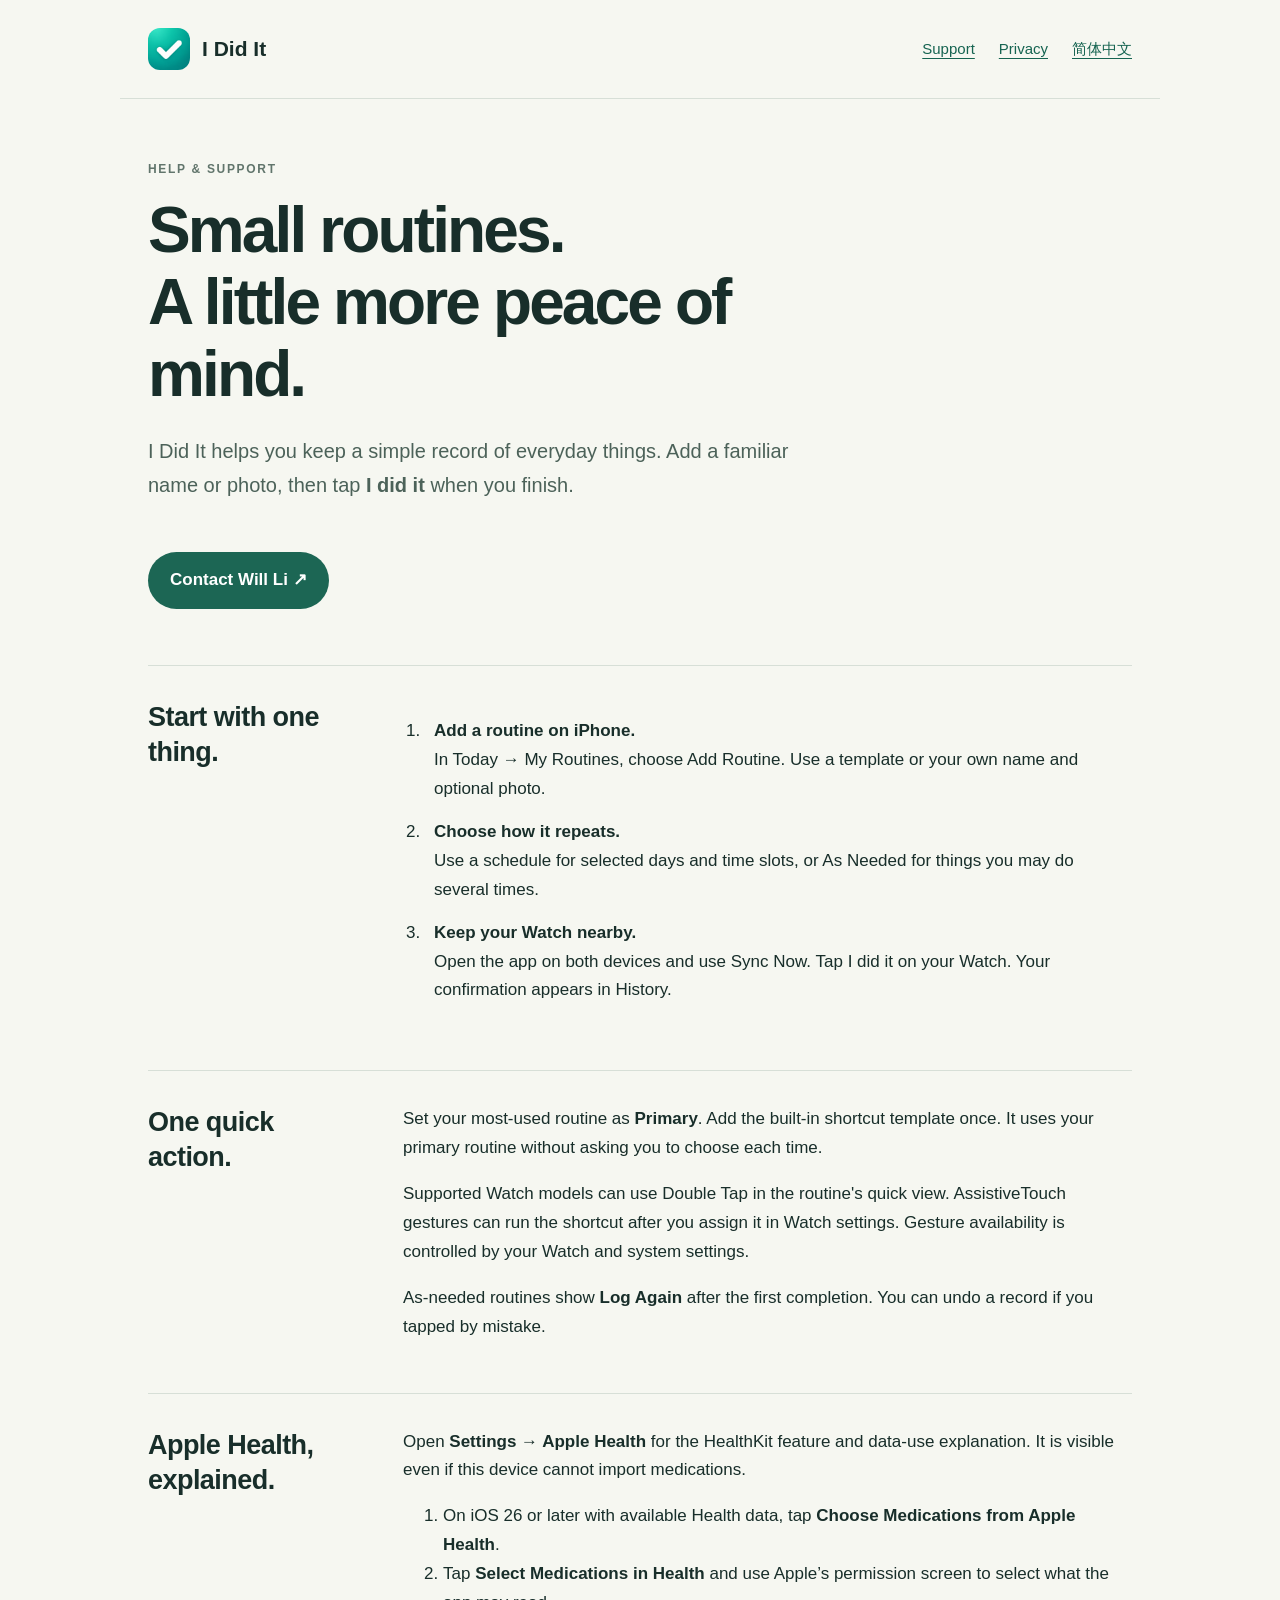
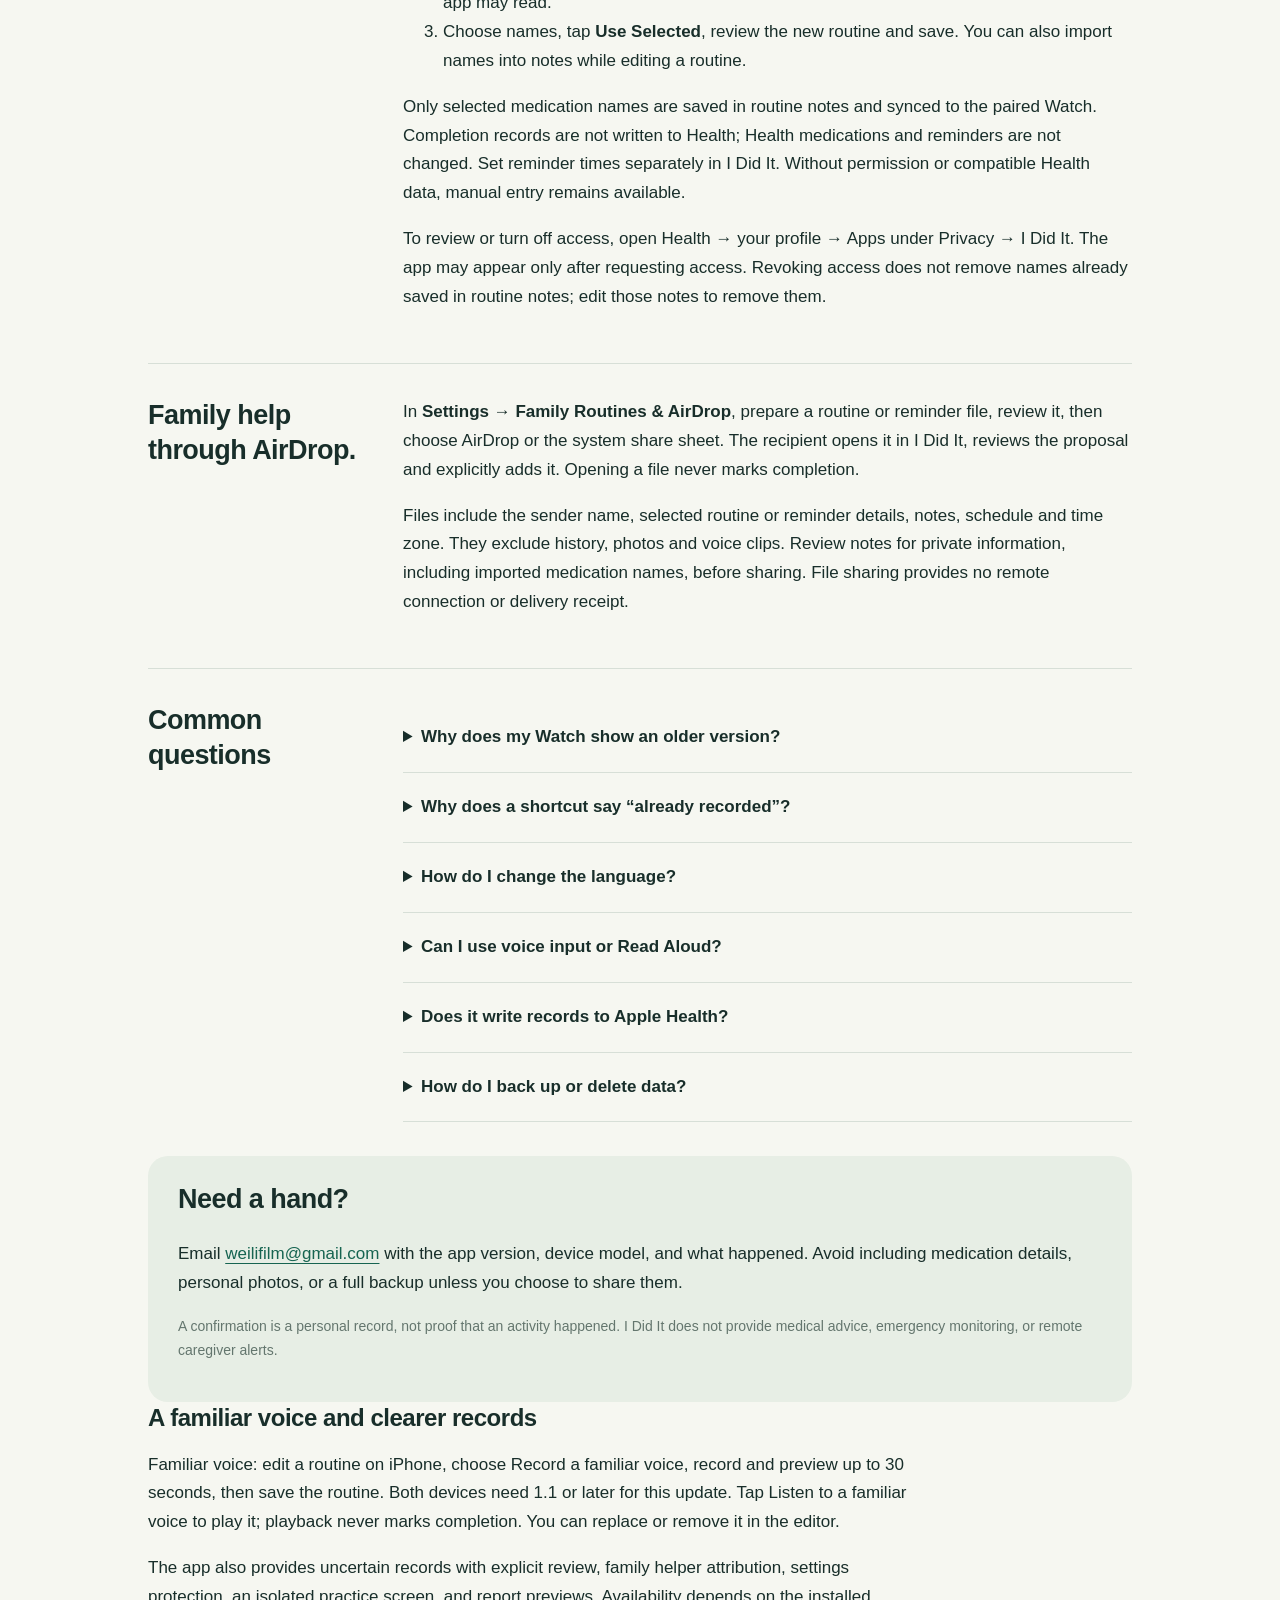
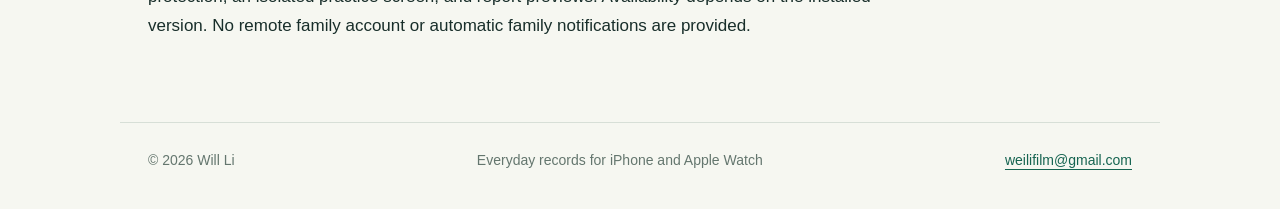
<file: docs/index.html>
<!doctype html><html lang="en"><head><meta charset="utf-8"><meta name="viewport" content="width=device-width,initial-scale=1"><meta name="description" content="Support — I Did It / 记好 by Will Li"><title>Support · I Did It</title><link rel="icon" href="icon.png"><link rel="stylesheet" href="style.css"></head><body><header><a class="brand" href="index.html"><img src="icon.png" alt="">I Did It</a><nav aria-label="Main navigation"><a href="index.html">Support</a><a href="privacy.html">Privacy</a><a href="zh/index.html" lang="zh-Hans">简体中文</a></nav></header><main><div class="eyebrow">Help & Support</div><h1>Small routines.<br>A little more peace of mind.</h1><p class="intro">I Did It helps you keep a simple record of everyday things. Add a familiar name or photo, then tap <strong>I did it</strong> when you finish.</p><a class="contact" href="mailto:weilifilm@gmail.com">Contact Will Li ↗</a><section class="rule"><h2>Start with one thing.</h2><ol class="steps"><li><strong>Add a routine on iPhone.</strong>In Today → My Routines, choose Add Routine. Use a template or your own name and optional photo.</li><li><strong>Choose how it repeats.</strong>Use a schedule for selected days and time slots, or As Needed for things you may do several times.</li><li><strong>Keep your Watch nearby.</strong>Open the app on both devices and use Sync Now. Tap I did it on your Watch. Your confirmation appears in History.</li></ol></section><section class="rule"><h2>One quick action.</h2><div><p>Set your most-used routine as <strong>Primary</strong>. Add the built-in shortcut template once. It uses your primary routine without asking you to choose each time.</p><p>Supported Watch models can use Double Tap in the routine's quick view. AssistiveTouch gestures can run the shortcut after you assign it in Watch settings. Gesture availability is controlled by your Watch and system settings.</p><p>As-needed routines show <strong>Log Again</strong> after the first completion. You can undo a record if you tapped by mistake.</p></div></section><section class="rule"><h2>Apple Health, explained.</h2><div><p>Open <strong>Settings → Apple Health</strong> for the HealthKit feature and data-use explanation. It is visible even if this device cannot import medications.</p><ol><li>On iOS 26 or later with available Health data, tap <strong>Choose Medications from Apple Health</strong>.</li><li>Tap <strong>Select Medications in Health</strong> and use Apple’s permission screen to select what the app may read.</li><li>Choose names, tap <strong>Use Selected</strong>, review the new routine and save. You can also import names into notes while editing a routine.</li></ol><p>Only selected medication names are saved in routine notes and synced to the paired Watch. Completion records are not written to Health; Health medications and reminders are not changed. Set reminder times separately in I Did It. Without permission or compatible Health data, manual entry remains available.</p><p>To review or turn off access, open Health → your profile → Apps under Privacy → I Did It. The app may appear only after requesting access. Revoking access does not remove names already saved in routine notes; edit those notes to remove them.</p></div></section><section class="rule"><h2>Family help through AirDrop.</h2><div><p>In <strong>Settings → Family Routines &amp; AirDrop</strong>, prepare a routine or reminder file, review it, then choose AirDrop or the system share sheet. The recipient opens it in I Did It, reviews the proposal and explicitly adds it. Opening a file never marks completion.</p><p>Files include the sender name, selected routine or reminder details, notes, schedule and time zone. They exclude history, photos and voice clips. Review notes for private information, including imported medication names, before sharing. File sharing provides no remote connection or delivery receipt.</p></div></section><section class="rule"><h2>Common questions</h2><div><details><summary>Why does my Watch show an older version?</summary><p>Open I Did It on your iPhone and keep both devices nearby and unlocked. Allow time for the Watch app to update. Check Settings & Sync → Device Status on the Watch. A normal Watch restart may help. Export a backup before uninstalling or resetting anything.</p></details><details><summary>Why does a shortcut say “already recorded”?</summary><p>Scheduled routines are recorded once for each selected time slot. As-needed shortcuts suppress repeats within two minutes. Check the named routine and slot in the message and History. Device Status also shows the last 10 local primary-shortcut results.</p></details><details><summary>How do I change the language?</summary><p>Choose English, Simplified Chinese or System in Settings → Language on each device. Changing language keeps your own routine names and saved records unchanged.</p></details><details><summary>Can I use voice input or Read Aloud?</summary><p>On iPhone, Voice Log can suggest a routine name or completion; you review before saving. On-device recognition availability depends on the device and language. Read Aloud uses an installed system voice. Check device volume and the connected audio output if speech is silent.</p></details><details><summary>Does it write records to Apple Health?</summary><p>No. On supported iOS versions, you may allow read-only access to medication names to fill a routine note. Completion records stay in this app and are not written to Health.</p></details><details><summary>How do I back up or delete data?</summary><p>Use Settings → Backup & Restore on iPhone to export a file. Backups are not encrypted by the app. Erase All Data removes app records and syncs that deletion to the paired Watch. Delete exported files separately if you no longer want them.</p></details></div></section><aside class="soft"><h2>Need a hand?</h2><p>Email <a href="mailto:weilifilm@gmail.com">weilifilm@gmail.com</a> with the app version, device model, and what happened. Avoid including medication details, personal photos, or a full backup unless you choose to share them.</p><p class="meta">A confirmation is a personal record, not proof that an activity happened. I Did It does not provide medical advice, emergency monitoring, or remote caregiver alerts.</p></aside><section class="prose"><h2>A familiar voice and clearer records</h2><p>Familiar voice: edit a routine on iPhone, choose Record a familiar voice, record and preview up to 30 seconds, then save the routine. Both devices need 1.1 or later for this update. Tap Listen to a familiar voice to play it; playback never marks completion. You can replace or remove it in the editor.</p><p>The app also provides uncertain records with explicit review, family helper attribution, settings protection, an isolated practice screen, and report previews. Availability depends on the installed version. No remote family account or automatic family notifications are provided.</p></section></main><footer><span>© 2026 Will Li</span><span>Everyday records for iPhone and Apple Watch</span><a href="mailto:weilifilm@gmail.com">weilifilm@gmail.com</a></footer></body></html>
</file>
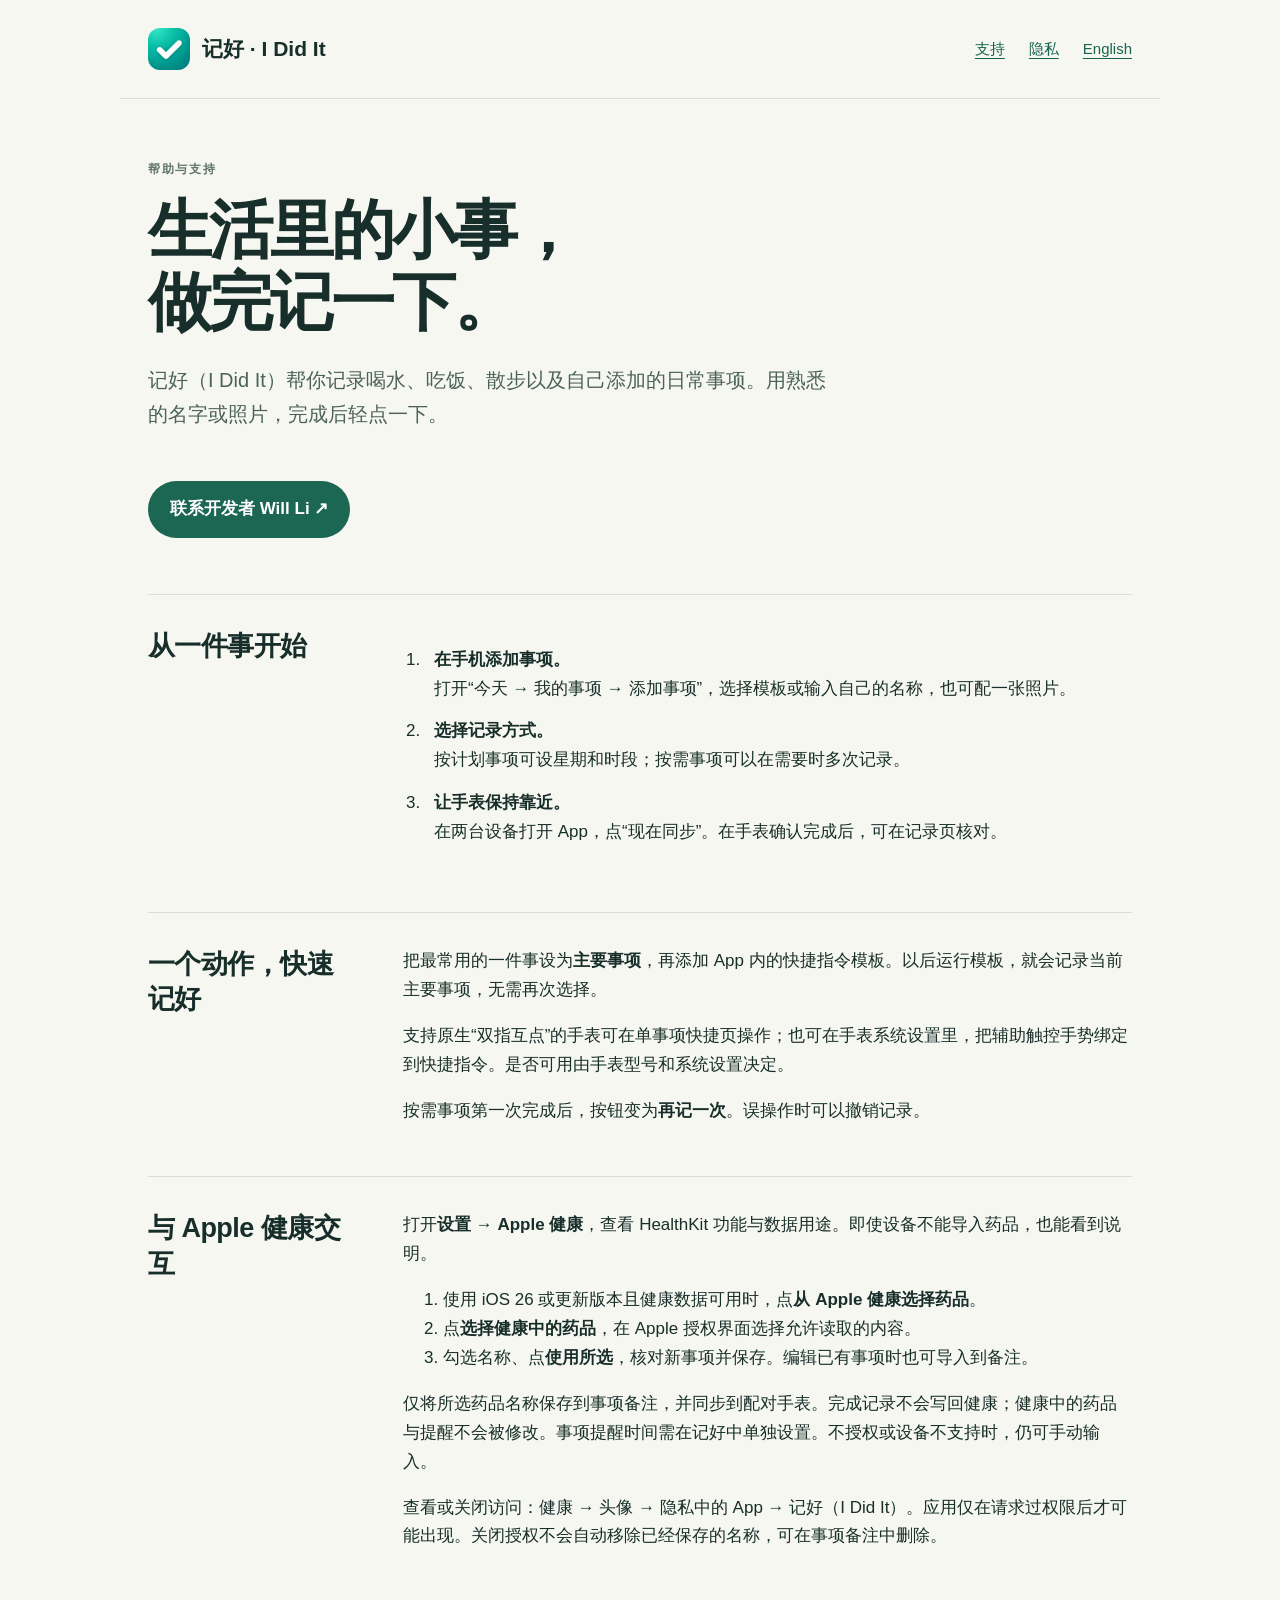
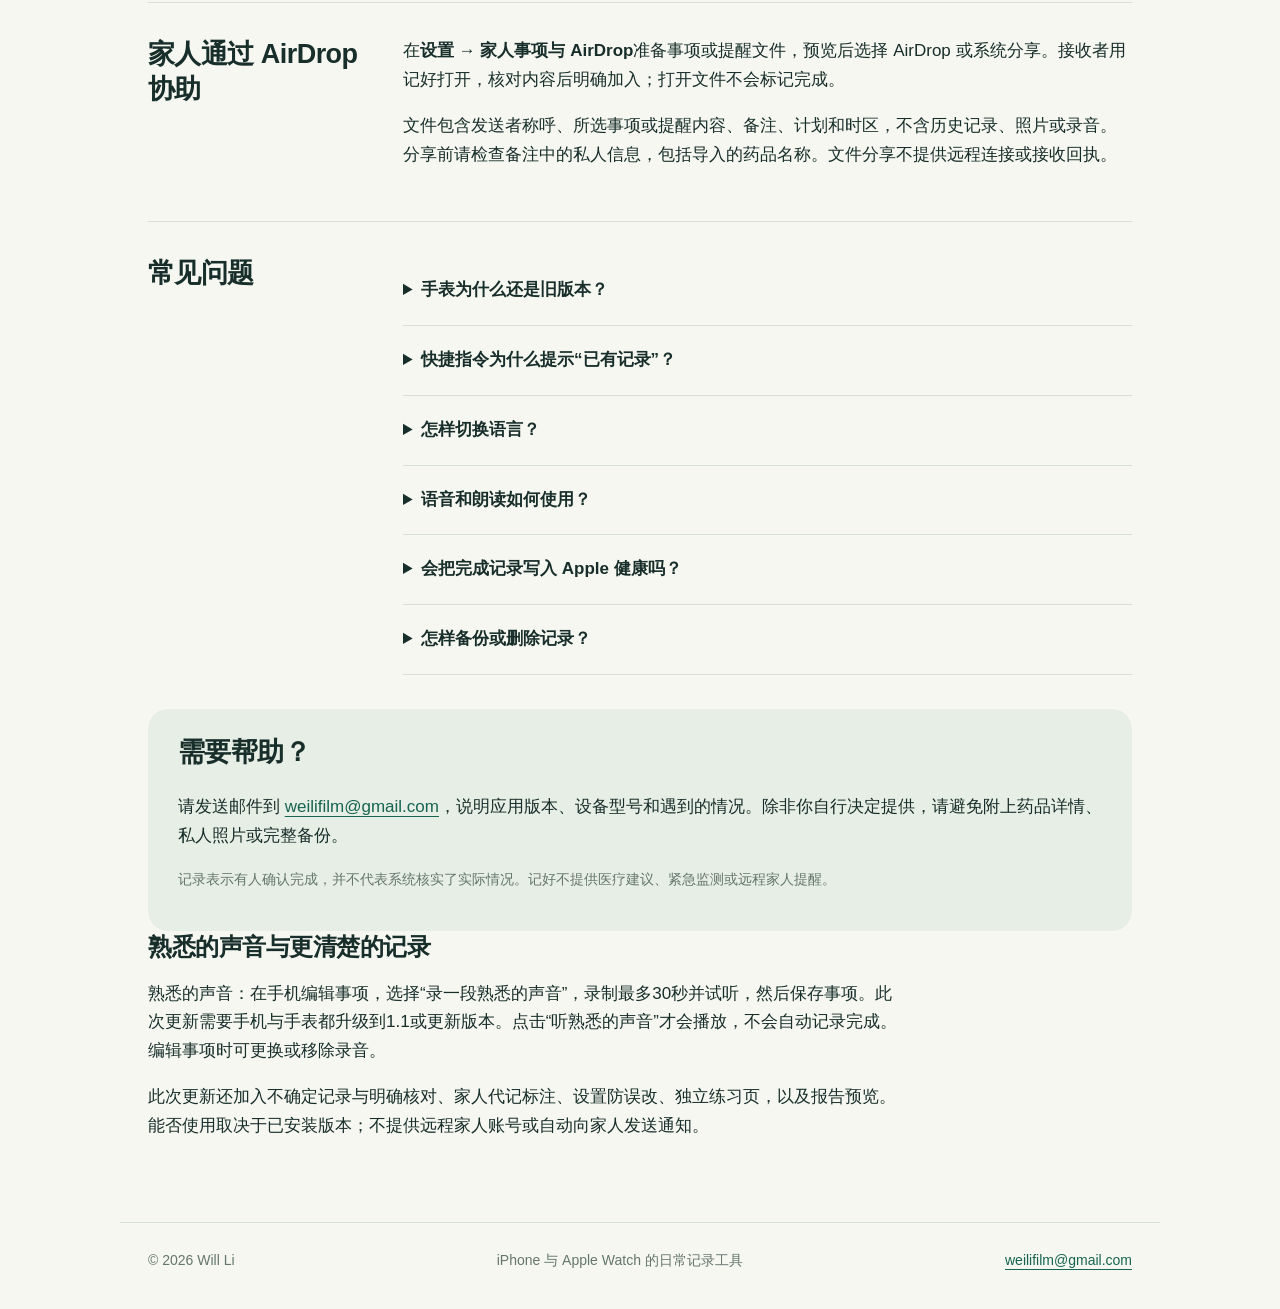
<file: docs/zh/index.html>
<!doctype html><html lang="zh-Hans"><head><meta charset="utf-8"><meta name="viewport" content="width=device-width,initial-scale=1"><meta name="description" content="支持 — I Did It / 记好 by Will Li"><title>支持 · I Did It</title><link rel="icon" href="../icon.png"><link rel="stylesheet" href="../style.css"></head><body><header><a class="brand" href="index.html"><img src="../icon.png" alt="">记好 · I Did It</a><nav aria-label="主导航"><a href="index.html">支持</a><a href="privacy.html">隐私</a><a href="../index.html" lang="en">English</a></nav></header><main><div class="eyebrow">帮助与支持</div><h1>生活里的小事，<br>做完记一下。</h1><p class="intro">记好（I Did It）帮你记录喝水、吃饭、散步以及自己添加的日常事项。用熟悉的名字或照片，完成后轻点一下。</p><a class="contact" href="mailto:weilifilm@gmail.com">联系开发者 Will Li ↗</a><section class="rule"><h2>从一件事开始</h2><ol class="steps"><li><strong>在手机添加事项。</strong>打开“今天 → 我的事项 → 添加事项”，选择模板或输入自己的名称，也可配一张照片。</li><li><strong>选择记录方式。</strong>按计划事项可设星期和时段；按需事项可以在需要时多次记录。</li><li><strong>让手表保持靠近。</strong>在两台设备打开 App，点“现在同步”。在手表确认完成后，可在记录页核对。</li></ol></section><section class="rule"><h2>一个动作，快速记好</h2><div><p>把最常用的一件事设为<strong>主要事项</strong>，再添加 App 内的快捷指令模板。以后运行模板，就会记录当前主要事项，无需再次选择。</p><p>支持原生“双指互点”的手表可在单事项快捷页操作；也可在手表系统设置里，把辅助触控手势绑定到快捷指令。是否可用由手表型号和系统设置决定。</p><p>按需事项第一次完成后，按钮变为<strong>再记一次</strong>。误操作时可以撤销记录。</p></div></section><section class="rule"><h2>与 Apple 健康交互</h2><div><p>打开<strong>设置 → Apple 健康</strong>，查看 HealthKit 功能与数据用途。即使设备不能导入药品，也能看到说明。</p><ol><li>使用 iOS 26 或更新版本且健康数据可用时，点<strong>从 Apple 健康选择药品</strong>。</li><li>点<strong>选择健康中的药品</strong>，在 Apple 授权界面选择允许读取的内容。</li><li>勾选名称、点<strong>使用所选</strong>，核对新事项并保存。编辑已有事项时也可导入到备注。</li></ol><p>仅将所选药品名称保存到事项备注，并同步到配对手表。完成记录不会写回健康；健康中的药品与提醒不会被修改。事项提醒时间需在记好中单独设置。不授权或设备不支持时，仍可手动输入。</p><p>查看或关闭访问：健康 → 头像 → 隐私中的 App → 记好（I Did It）。应用仅在请求过权限后才可能出现。关闭授权不会自动移除已经保存的名称，可在事项备注中删除。</p></div></section><section class="rule"><h2>家人通过 AirDrop 协助</h2><div><p>在<strong>设置 → 家人事项与 AirDrop</strong>准备事项或提醒文件，预览后选择 AirDrop 或系统分享。接收者用记好打开，核对内容后明确加入；打开文件不会标记完成。</p><p>文件包含发送者称呼、所选事项或提醒内容、备注、计划和时区，不含历史记录、照片或录音。分享前请检查备注中的私人信息，包括导入的药品名称。文件分享不提供远程连接或接收回执。</p></div></section><section class="rule"><h2>常见问题</h2><div><details><summary>手表为什么还是旧版本？</summary><p>先在手机打开记好，让手机和手表靠近并解锁，等待手表更新。在手表“设置与同步 → 设备状态”查看本机版本。正常重启手表可能有帮助。卸载或清除数据前，请先导出备份。</p></details><details><summary>快捷指令为什么提示“已有记录”？</summary><p>按计划事项的每个时段只记录一次；按需快捷记录在两分钟内会防止重复。请核对提示中的事项和时段，以及记录页。“设备状态”还会显示本机最近 10 次主要事项快捷指令的处理结果。</p></details><details><summary>怎样切换语言？</summary><p>可在各设备的“设置 → 语言”选择简体中文、英文或跟随系统。切换语言不会翻译或修改你自己填写的事项名称和历史记录。</p></details><details><summary>语音和朗读如何使用？</summary><p>手机的“语音记一下”可以识别事项名称或完成表达，核对后才会保存。本机语音识别是否可用取决于设备和语言。“读给我听”使用已安装的系统声音；没有声音时，请检查音量和蓝牙音频输出。</p></details><details><summary>会把完成记录写入 Apple 健康吗？</summary><p>不会。在支持的 iOS 版本上，你可允许 App 只读取药品名称，用于填写事项备注。完成记录保存在记好中，不会写入健康。</p></details><details><summary>怎样备份或删除记录？</summary><p>手机“设置 → 备份与恢复”可导出备份文件，文件未经过 App 加密。“清除所有数据”会删除应用中的记录，并在同步后从配对手表删除。已导出的独立备份文件需要你另外删除。</p></details></div></section><aside class="soft"><h2>需要帮助？</h2><p>请发送邮件到 <a href="mailto:weilifilm@gmail.com">weilifilm@gmail.com</a>，说明应用版本、设备型号和遇到的情况。除非你自行决定提供，请避免附上药品详情、私人照片或完整备份。</p><p class="meta">记录表示有人确认完成，并不代表系统核实了实际情况。记好不提供医疗建议、紧急监测或远程家人提醒。</p></aside><section class="prose"><h2>熟悉的声音与更清楚的记录</h2><p>熟悉的声音：在手机编辑事项，选择“录一段熟悉的声音”，录制最多30秒并试听，然后保存事项。此次更新需要手机与手表都升级到1.1或更新版本。点击“听熟悉的声音”才会播放，不会自动记录完成。编辑事项时可更换或移除录音。</p><p>此次更新还加入不确定记录与明确核对、家人代记标注、设置防误改、独立练习页，以及报告预览。能否使用取决于已安装版本；不提供远程家人账号或自动向家人发送通知。</p></section></main><footer><span>© 2026 Will Li</span><span>iPhone 与 Apple Watch 的日常记录工具</span><a href="mailto:weilifilm@gmail.com">weilifilm@gmail.com</a></footer></body></html>
</file>
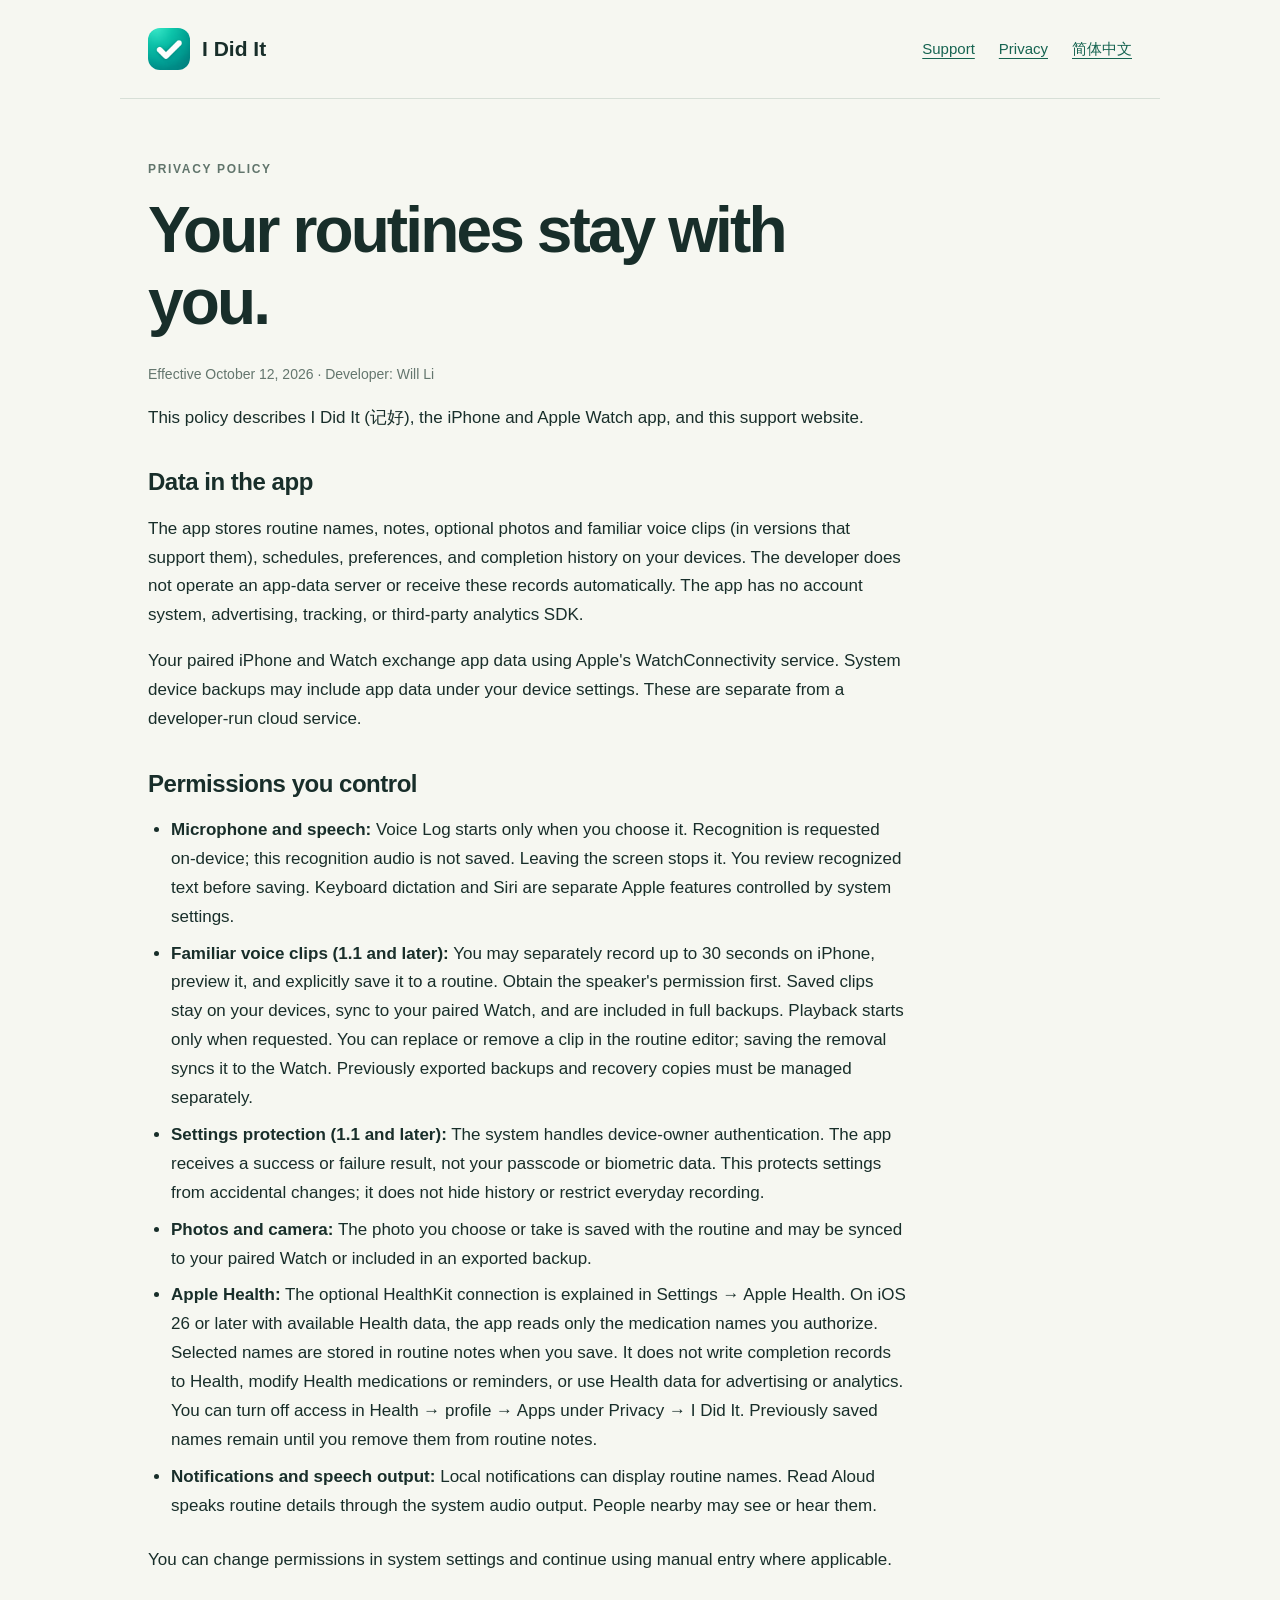
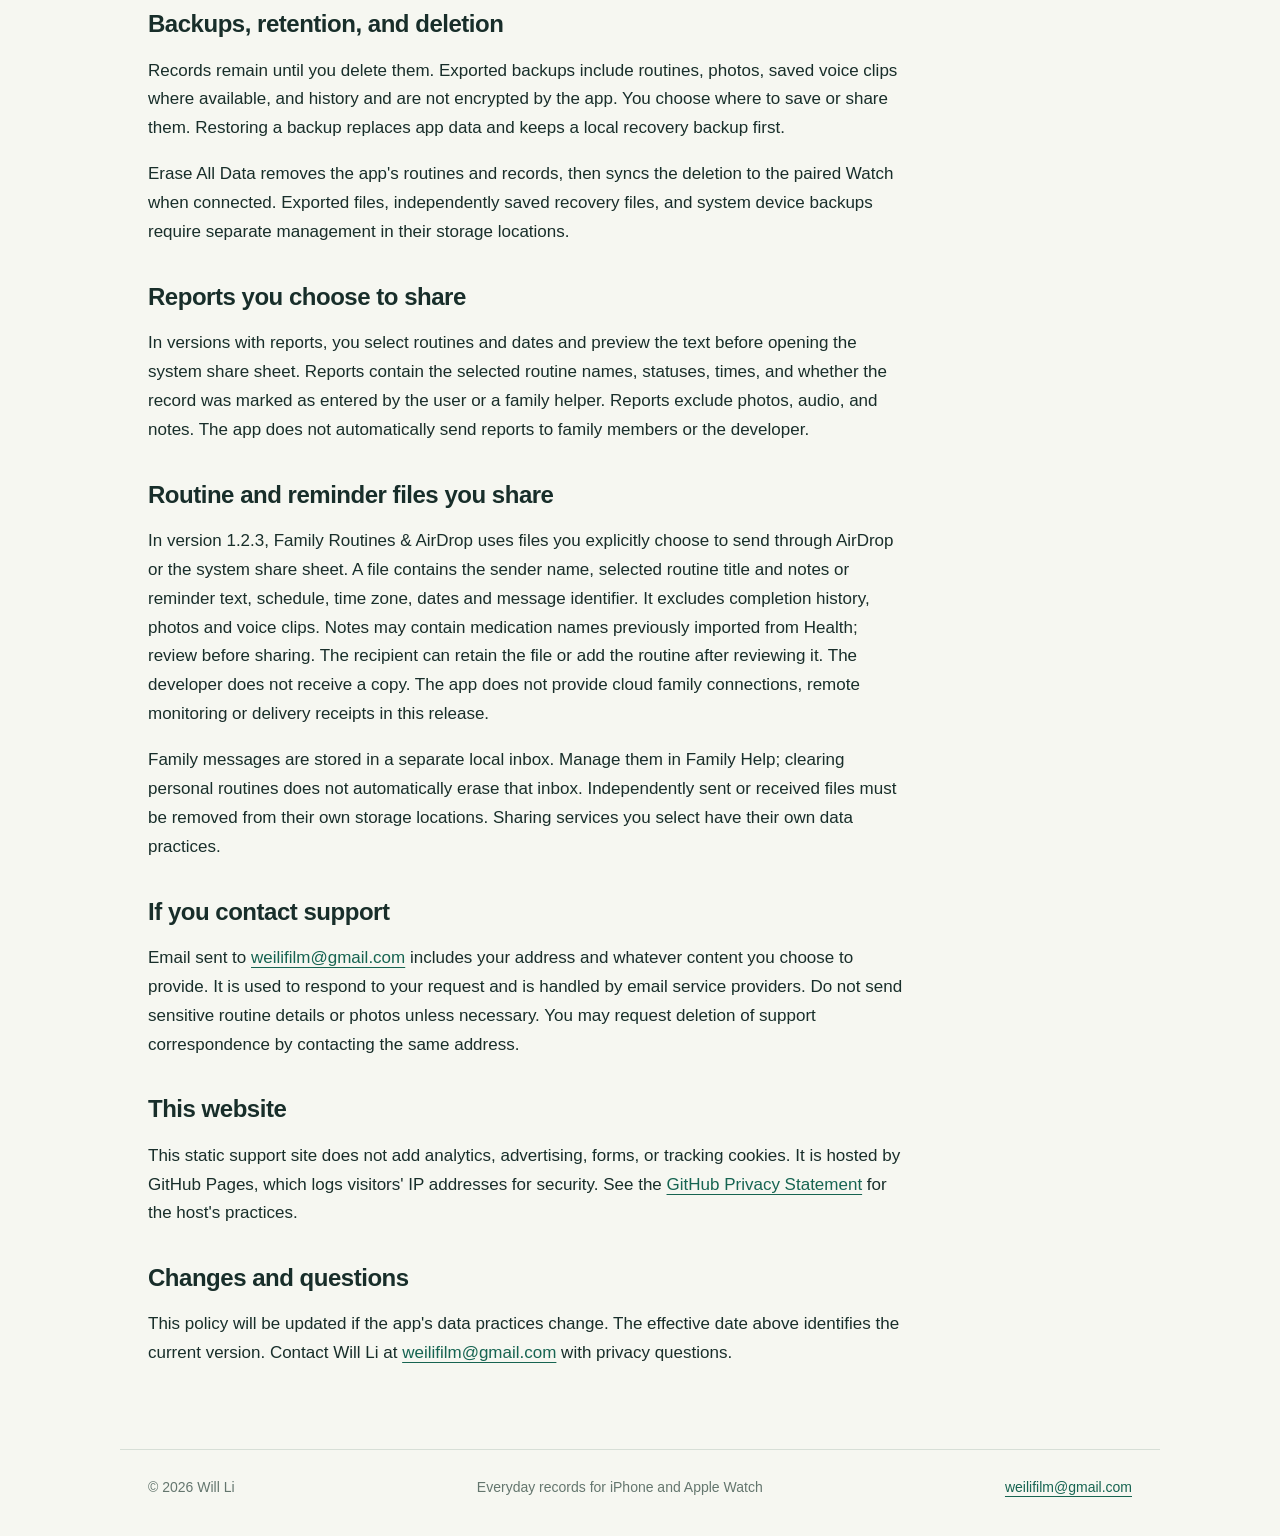
<file: docs/privacy.html>
<!doctype html><html lang="en"><head><meta charset="utf-8"><meta name="viewport" content="width=device-width,initial-scale=1"><meta name="description" content="Privacy Policy — I Did It / 记好 by Will Li"><title>Privacy Policy · I Did It</title><link rel="icon" href="icon.png"><link rel="stylesheet" href="style.css"></head><body><header><a class="brand" href="index.html"><img src="icon.png" alt="">I Did It</a><nav aria-label="Main navigation"><a href="index.html">Support</a><a href="privacy.html">Privacy</a><a href="zh/privacy.html" lang="zh-Hans">简体中文</a></nav></header><main><article class="prose"><div class="eyebrow">Privacy Policy</div><h1>Your routines stay with you.</h1><p class="meta">Effective October 12, 2026 · Developer: Will Li</p><p>This policy describes I Did It (记好), the iPhone and Apple Watch app, and this support website.</p><section><h2>Data in the app</h2><p>The app stores routine names, notes, optional photos and familiar voice clips (in versions that support them), schedules, preferences, and completion history on your devices. The developer does not operate an app-data server or receive these records automatically. The app has no account system, advertising, tracking, or third-party analytics SDK.</p><p>Your paired iPhone and Watch exchange app data using Apple's WatchConnectivity service. System device backups may include app data under your device settings. These are separate from a developer-run cloud service.</p></section><section><h2>Permissions you control</h2><ul><li><strong>Microphone and speech:</strong> Voice Log starts only when you choose it. Recognition is requested on-device; this recognition audio is not saved. Leaving the screen stops it. You review recognized text before saving. Keyboard dictation and Siri are separate Apple features controlled by system settings.</li><li><strong>Familiar voice clips (1.1 and later):</strong> You may separately record up to 30 seconds on iPhone, preview it, and explicitly save it to a routine. Obtain the speaker's permission first. Saved clips stay on your devices, sync to your paired Watch, and are included in full backups. Playback starts only when requested. You can replace or remove a clip in the routine editor; saving the removal syncs it to the Watch. Previously exported backups and recovery copies must be managed separately.</li><li><strong>Settings protection (1.1 and later):</strong> The system handles device-owner authentication. The app receives a success or failure result, not your passcode or biometric data. This protects settings from accidental changes; it does not hide history or restrict everyday recording.</li><li><strong>Photos and camera:</strong> The photo you choose or take is saved with the routine and may be synced to your paired Watch or included in an exported backup.</li><li><strong>Apple Health:</strong> The optional HealthKit connection is explained in Settings → Apple Health. On iOS 26 or later with available Health data, the app reads only the medication names you authorize. Selected names are stored in routine notes when you save. It does not write completion records to Health, modify Health medications or reminders, or use Health data for advertising or analytics. You can turn off access in Health → profile → Apps under Privacy → I Did It. Previously saved names remain until you remove them from routine notes.</li><li><strong>Notifications and speech output:</strong> Local notifications can display routine names. Read Aloud speaks routine details through the system audio output. People nearby may see or hear them.</li></ul><p>You can change permissions in system settings and continue using manual entry where applicable.</p></section><section><h2>Backups, retention, and deletion</h2><p>Records remain until you delete them. Exported backups include routines, photos, saved voice clips where available, and history and are not encrypted by the app. You choose where to save or share them. Restoring a backup replaces app data and keeps a local recovery backup first.</p><p>Erase All Data removes the app's routines and records, then syncs the deletion to the paired Watch when connected. Exported files, independently saved recovery files, and system device backups require separate management in their storage locations.</p></section><section><h2>Reports you choose to share</h2><p>In versions with reports, you select routines and dates and preview the text before opening the system share sheet. Reports contain the selected routine names, statuses, times, and whether the record was marked as entered by the user or a family helper. Reports exclude photos, audio, and notes. The app does not automatically send reports to family members or the developer.</p></section><section><h2>Routine and reminder files you share</h2><p>In version 1.2.3, Family Routines &amp; AirDrop uses files you explicitly choose to send through AirDrop or the system share sheet. A file contains the sender name, selected routine title and notes or reminder text, schedule, time zone, dates and message identifier. It excludes completion history, photos and voice clips. Notes may contain medication names previously imported from Health; review before sharing. The recipient can retain the file or add the routine after reviewing it. The developer does not receive a copy. The app does not provide cloud family connections, remote monitoring or delivery receipts in this release.</p><p>Family messages are stored in a separate local inbox. Manage them in Family Help; clearing personal routines does not automatically erase that inbox. Independently sent or received files must be removed from their own storage locations. Sharing services you select have their own data practices.</p></section><section><h2>If you contact support</h2><p>Email sent to <a href="mailto:weilifilm@gmail.com">weilifilm@gmail.com</a> includes your address and whatever content you choose to provide. It is used to respond to your request and is handled by email service providers. Do not send sensitive routine details or photos unless necessary. You may request deletion of support correspondence by contacting the same address.</p></section><section><h2>This website</h2><p>This static support site does not add analytics, advertising, forms, or tracking cookies. It is hosted by GitHub Pages, which logs visitors' IP addresses for security. See the <a href="https://docs.github.com/en/site-policy/privacy-policies/github-general-privacy-statement">GitHub Privacy Statement</a> for the host's practices.</p></section><section><h2>Changes and questions</h2><p>This policy will be updated if the app's data practices change. The effective date above identifies the current version. Contact Will Li at <a href="mailto:weilifilm@gmail.com">weilifilm@gmail.com</a> with privacy questions.</p></section></article></main><footer><span>© 2026 Will Li</span><span>Everyday records for iPhone and Apple Watch</span><a href="mailto:weilifilm@gmail.com">weilifilm@gmail.com</a></footer></body></html>
</file>
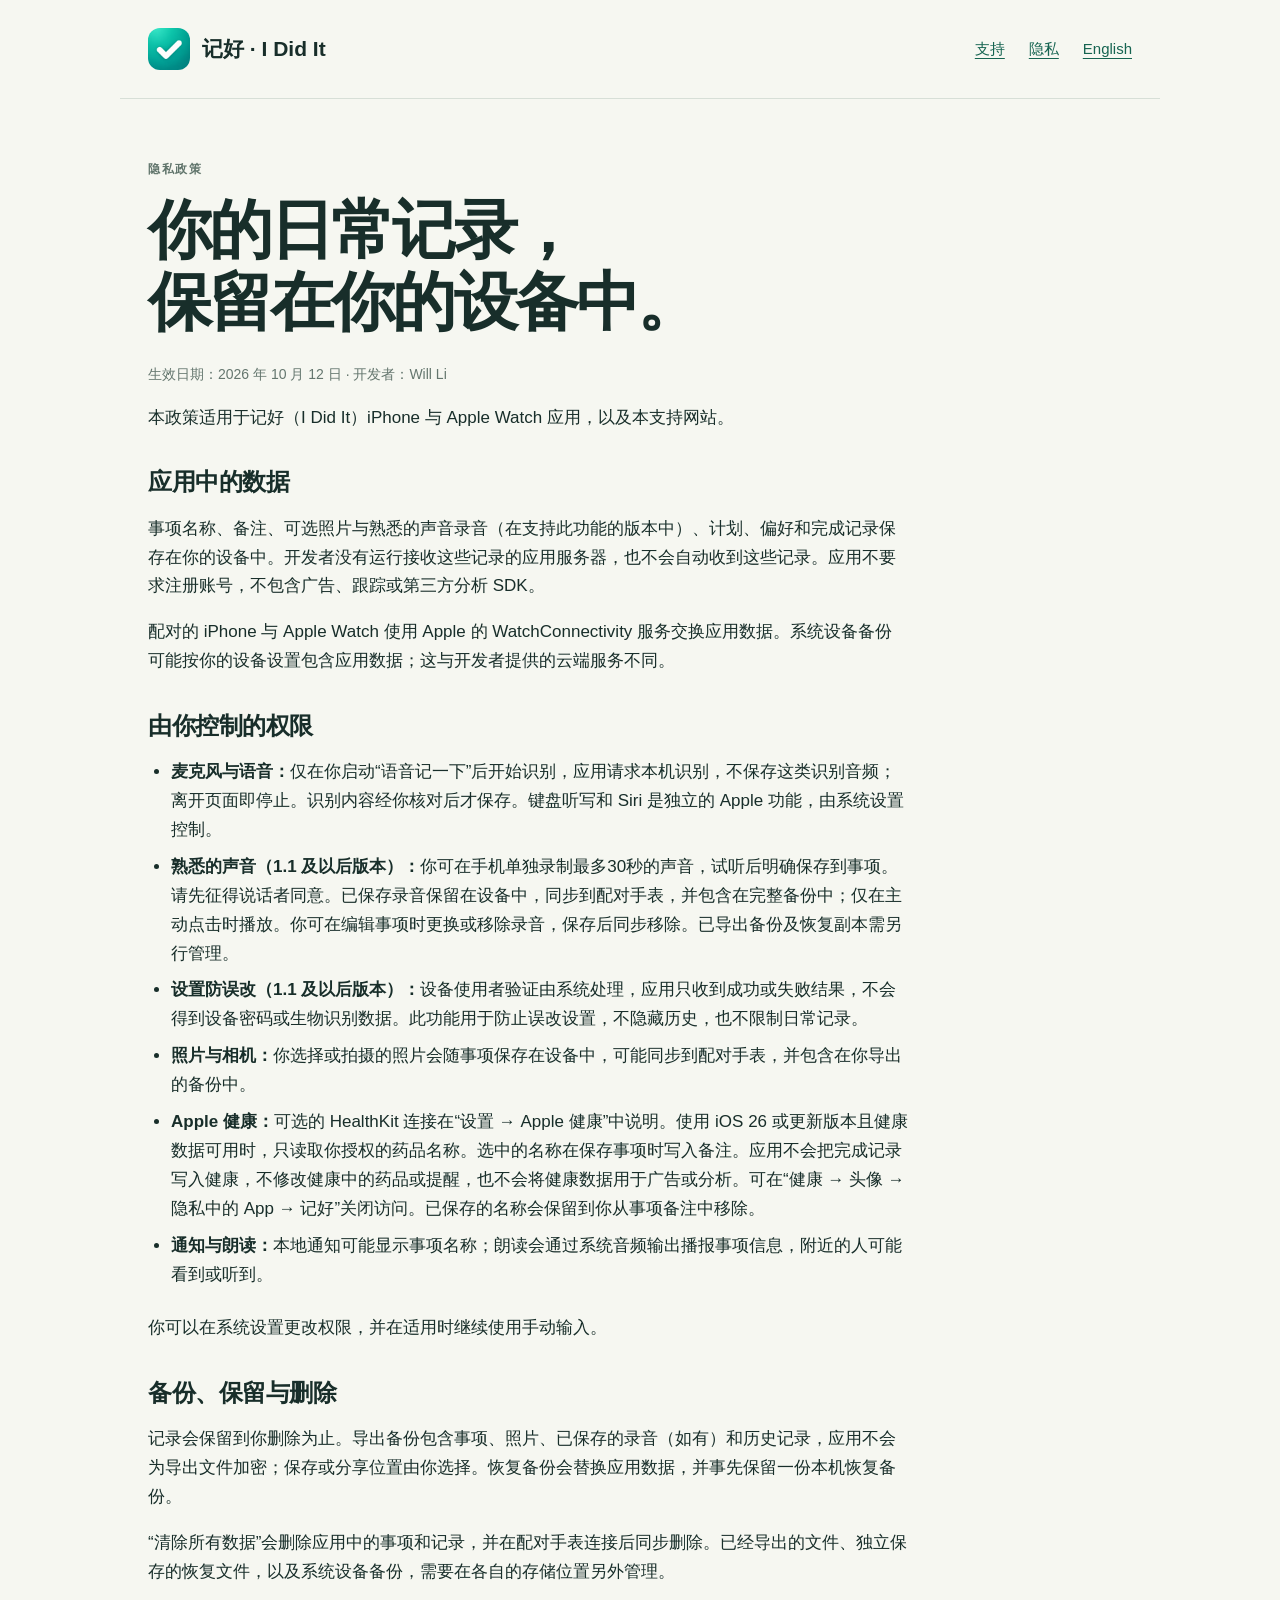
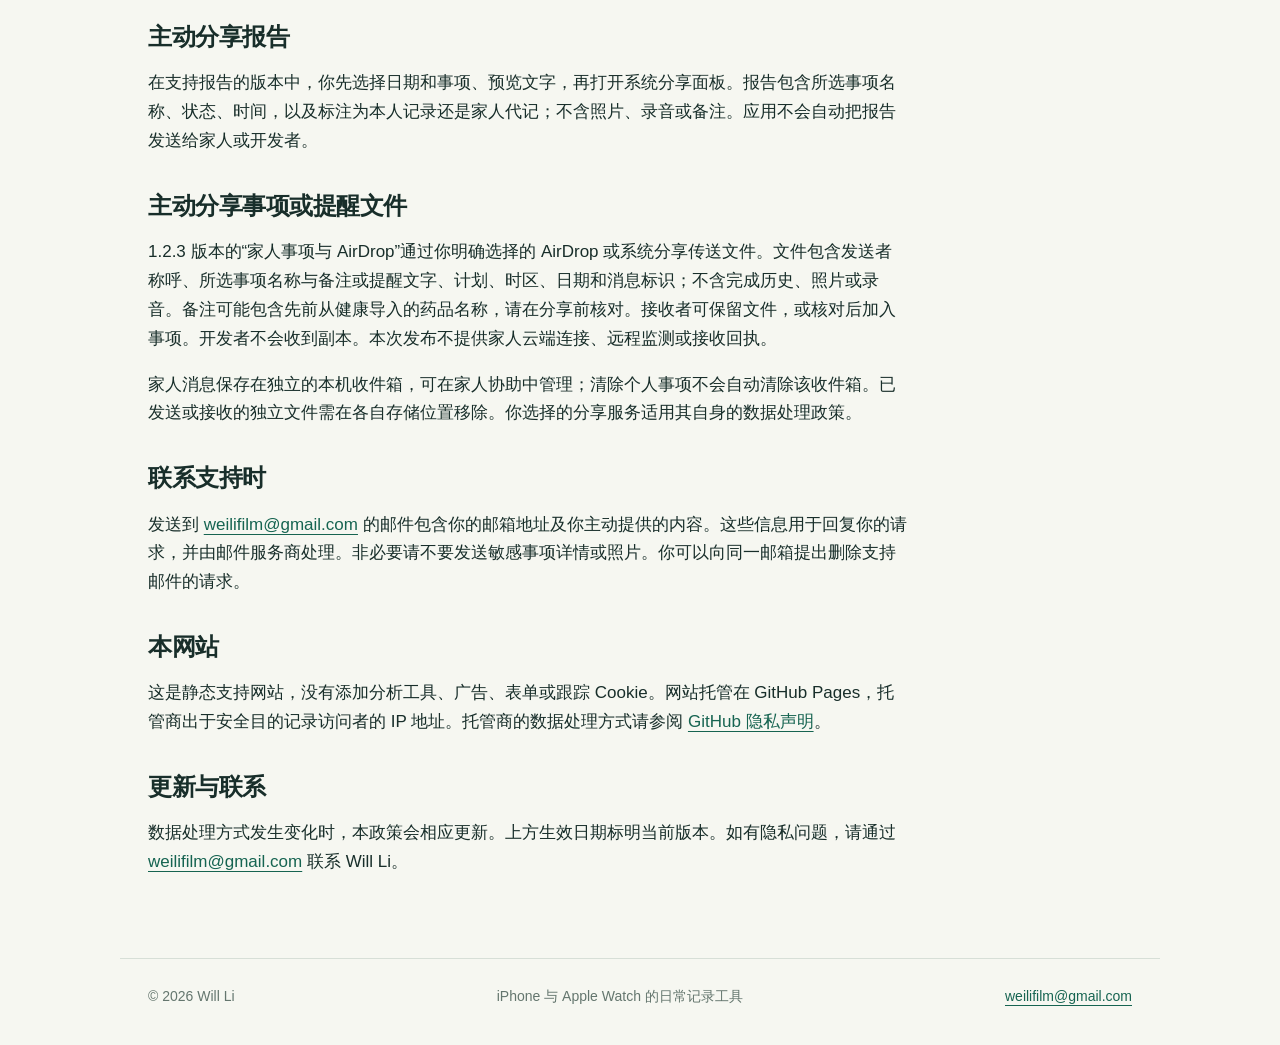
<file: docs/zh/privacy.html>
<!doctype html><html lang="zh-Hans"><head><meta charset="utf-8"><meta name="viewport" content="width=device-width,initial-scale=1"><meta name="description" content="隐私政策 — I Did It / 记好 by Will Li"><title>隐私政策 · I Did It</title><link rel="icon" href="../icon.png"><link rel="stylesheet" href="../style.css"></head><body><header><a class="brand" href="index.html"><img src="../icon.png" alt="">记好 · I Did It</a><nav aria-label="主导航"><a href="index.html">支持</a><a href="privacy.html">隐私</a><a href="../privacy.html" lang="en">English</a></nav></header><main><article class="prose"><div class="eyebrow">隐私政策</div><h1>你的日常记录，<br>保留在你的设备中。</h1><p class="meta">生效日期：2026 年 10 月 12 日 · 开发者：Will Li</p><p>本政策适用于记好（I Did It）iPhone 与 Apple Watch 应用，以及本支持网站。</p><section><h2>应用中的数据</h2><p>事项名称、备注、可选照片与熟悉的声音录音（在支持此功能的版本中）、计划、偏好和完成记录保存在你的设备中。开发者没有运行接收这些记录的应用服务器，也不会自动收到这些记录。应用不要求注册账号，不包含广告、跟踪或第三方分析 SDK。</p><p>配对的 iPhone 与 Apple Watch 使用 Apple 的 WatchConnectivity 服务交换应用数据。系统设备备份可能按你的设备设置包含应用数据；这与开发者提供的云端服务不同。</p></section><section><h2>由你控制的权限</h2><ul><li><strong>麦克风与语音：</strong>仅在你启动“语音记一下”后开始识别，应用请求本机识别，不保存这类识别音频；离开页面即停止。识别内容经你核对后才保存。键盘听写和 Siri 是独立的 Apple 功能，由系统设置控制。</li><li><strong>熟悉的声音（1.1 及以后版本）：</strong>你可在手机单独录制最多30秒的声音，试听后明确保存到事项。请先征得说话者同意。已保存录音保留在设备中，同步到配对手表，并包含在完整备份中；仅在主动点击时播放。你可在编辑事项时更换或移除录音，保存后同步移除。已导出备份及恢复副本需另行管理。</li><li><strong>设置防误改（1.1 及以后版本）：</strong>设备使用者验证由系统处理，应用只收到成功或失败结果，不会得到设备密码或生物识别数据。此功能用于防止误改设置，不隐藏历史，也不限制日常记录。</li><li><strong>照片与相机：</strong>你选择或拍摄的照片会随事项保存在设备中，可能同步到配对手表，并包含在你导出的备份中。</li><li><strong>Apple 健康：</strong>可选的 HealthKit 连接在“设置 → Apple 健康”中说明。使用 iOS 26 或更新版本且健康数据可用时，只读取你授权的药品名称。选中的名称在保存事项时写入备注。应用不会把完成记录写入健康，不修改健康中的药品或提醒，也不会将健康数据用于广告或分析。可在“健康 → 头像 → 隐私中的 App → 记好”关闭访问。已保存的名称会保留到你从事项备注中移除。</li><li><strong>通知与朗读：</strong>本地通知可能显示事项名称；朗读会通过系统音频输出播报事项信息，附近的人可能看到或听到。</li></ul><p>你可以在系统设置更改权限，并在适用时继续使用手动输入。</p></section><section><h2>备份、保留与删除</h2><p>记录会保留到你删除为止。导出备份包含事项、照片、已保存的录音（如有）和历史记录，应用不会为导出文件加密；保存或分享位置由你选择。恢复备份会替换应用数据，并事先保留一份本机恢复备份。</p><p>“清除所有数据”会删除应用中的事项和记录，并在配对手表连接后同步删除。已经导出的文件、独立保存的恢复文件，以及系统设备备份，需要在各自的存储位置另外管理。</p></section><section><h2>主动分享报告</h2><p>在支持报告的版本中，你先选择日期和事项、预览文字，再打开系统分享面板。报告包含所选事项名称、状态、时间，以及标注为本人记录还是家人代记；不含照片、录音或备注。应用不会自动把报告发送给家人或开发者。</p></section><section><h2>主动分享事项或提醒文件</h2><p>1.2.3 版本的“家人事项与 AirDrop”通过你明确选择的 AirDrop 或系统分享传送文件。文件包含发送者称呼、所选事项名称与备注或提醒文字、计划、时区、日期和消息标识；不含完成历史、照片或录音。备注可能包含先前从健康导入的药品名称，请在分享前核对。接收者可保留文件，或核对后加入事项。开发者不会收到副本。本次发布不提供家人云端连接、远程监测或接收回执。</p><p>家人消息保存在独立的本机收件箱，可在家人协助中管理；清除个人事项不会自动清除该收件箱。已发送或接收的独立文件需在各自存储位置移除。你选择的分享服务适用其自身的数据处理政策。</p></section><section><h2>联系支持时</h2><p>发送到 <a href="mailto:weilifilm@gmail.com">weilifilm@gmail.com</a> 的邮件包含你的邮箱地址及你主动提供的内容。这些信息用于回复你的请求，并由邮件服务商处理。非必要请不要发送敏感事项详情或照片。你可以向同一邮箱提出删除支持邮件的请求。</p></section><section><h2>本网站</h2><p>这是静态支持网站，没有添加分析工具、广告、表单或跟踪 Cookie。网站托管在 GitHub Pages，托管商出于安全目的记录访问者的 IP 地址。托管商的数据处理方式请参阅 <a href="https://docs.github.com/en/site-policy/privacy-policies/github-general-privacy-statement">GitHub 隐私声明</a>。</p></section><section><h2>更新与联系</h2><p>数据处理方式发生变化时，本政策会相应更新。上方生效日期标明当前版本。如有隐私问题，请通过 <a href="mailto:weilifilm@gmail.com">weilifilm@gmail.com</a> 联系 Will Li。</p></section></article></main><footer><span>© 2026 Will Li</span><span>iPhone 与 Apple Watch 的日常记录工具</span><a href="mailto:weilifilm@gmail.com">weilifilm@gmail.com</a></footer></body></html>
</file>
<file: docs/style.css>
*{box-sizing:border-box}html{scroll-behavior:smooth}body{margin:0;background:#f6f7f1;color:#182e2a;font:17px/1.7 -apple-system,BlinkMacSystemFont,"Segoe UI",sans-serif}a{color:#166451;text-underline-offset:4px}a:hover{color:#0a3e30}a:focus-visible,summary:focus-visible{outline:3px solid #d3a847;outline-offset:5px}header,main,footer{max-width:1040px;margin:auto;padding:0 28px}header{display:flex;align-items:center;justify-content:space-between;gap:24px;padding-top:28px;padding-bottom:28px;border-bottom:1px solid #d7dfd7}.brand{display:flex;align-items:center;gap:12px;font-size:21px;font-weight:700;text-decoration:none;color:inherit}.brand img{width:42px;height:42px;border-radius:12px}nav{display:flex;flex-wrap:wrap;gap:24px;font-size:15px}main{padding-top:60px;padding-bottom:64px}.eyebrow{text-transform:uppercase;letter-spacing:.14em;font-size:12px;font-weight:700;color:#61756c}h1{font-size:clamp(38px,6vw,64px);line-height:1.12;letter-spacing:-.045em;max-width:730px;margin:16px 0 24px}h2{font-size:27px;line-height:1.3;letter-spacing:-.02em;margin-top:0}h3{font-size:19px;margin-bottom:8px}.intro{font-size:20px;color:#4c6259;max-width:690px}.contact{margin:30px 0 56px;display:inline-flex;align-items:center;gap:12px;background:#1c6654;color:white;padding:14px 22px;border-radius:999px;text-decoration:none;font-weight:600}.contact:hover{background:#154d40;color:white}.rule{display:grid;grid-template-columns:210px 1fr;gap:45px;border-top:1px solid #d7dfd7;padding:34px 0}.rule p:first-child{margin-top:0}.steps{padding-left:22px}.steps li{padding:0 0 14px 9px}.steps strong{display:block}.soft{background:#e7eee5;padding:26px 30px;border-radius:20px}.meta{color:#64766e;font-size:14px}details{border-bottom:1px solid #d7dfd7;padding:20px 0}summary{font-weight:600;cursor:pointer}details p{color:#4c6259}.prose{max-width:760px}.prose section{margin-top:34px}.prose h2{font-size:24px;margin-bottom:12px}.prose ul{padding-left:23px}.prose li{padding-bottom:8px}footer{border-top:1px solid #d7dfd7;padding-top:26px;padding-bottom:36px;display:flex;flex-wrap:wrap;justify-content:space-between;gap:18px;font-size:14px;color:#64766e}@media(max-width:640px){header{align-items:flex-start;padding:20px}header nav{gap:8px 16px;justify-content:flex-end;font-size:14px}header .brand{font-size:18px;white-space:nowrap}.brand img{width:34px;height:34px}main{padding:36px 22px}.rule{grid-template-columns:1fr;gap:8px;padding:28px 0}.intro{font-size:18px}h1{font-size:43px}.contact{font-size:16px;margin:22px 0 38px}.soft{padding:22px}footer{padding:24px 22px}}
</file>
